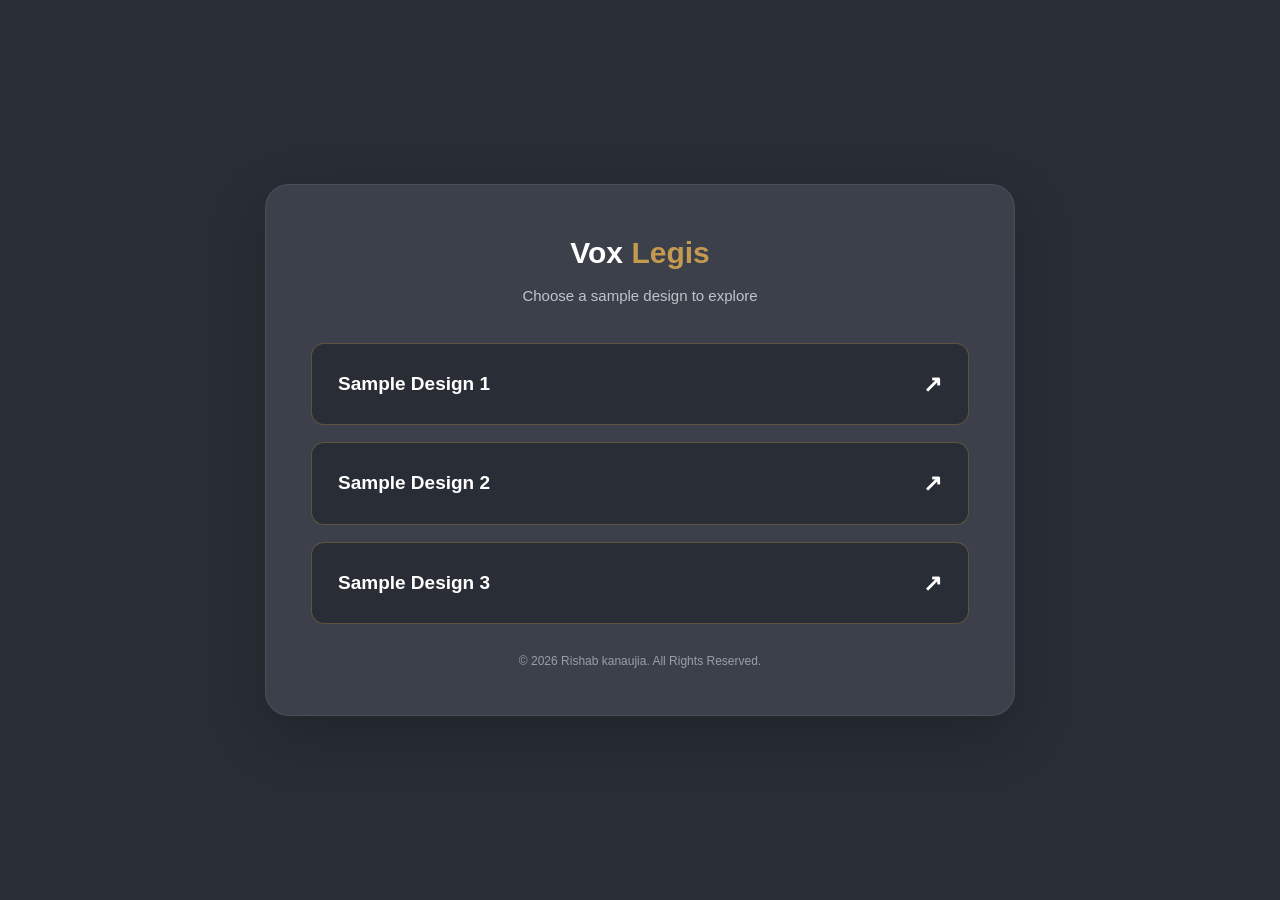
<file: index.html>
<!DOCTYPE html>
<html lang="en">

<head>
    <meta charset="UTF-8">
    <meta name="viewport" content="width=device-width, initial-scale=1.0">
    <title>Sample Designs | voxlegis</title>

    <link href="https://cdn.jsdelivr.net/npm/bootstrap@5.3.3/dist/css/bootstrap.min.css" rel="stylesheet">

    <style>
        * {
            box-sizing: border-box;
        }

        body {
            min-height: 100vh;
            margin: 0;
            display: flex;
            align-items: center;
            justify-content: center;
            padding: 30px 18px;
            background: #292d35;
            font-family: Arial, sans-serif;
        }

        .design-wrapper {
            width: 100%;
            max-width: 750px;
            padding: 45px;
            background: #3b404a;
            border: 1px solid rgba(255, 255, 255, 0.08);
            border-radius: 24px;
            box-shadow: 0 20px 60px rgba(0, 0, 0, 0.2);
            text-align: center;
        }

        .brand {
            color: #ffffff;
            font-size: 30px;
            font-weight: 700;
            margin-bottom: 10px;
        }

        .brand span {
            color: #c49a50;
        }

        .subtitle {
            color: #c1c4ca;
            font-size: 15px;
            margin-bottom: 35px;
        }

        .design-btn {
            display: flex;
            align-items: center;
            justify-content: space-between;
            width: 100%;
            padding: 23px 26px;
            margin-bottom: 17px;

            background: #292d35;
            border: 1px solid rgba(196, 154, 80, 0.35);
            border-radius: 13px;

            color: #ffffff;
            font-size: 19px;
            font-weight: 600;
            text-decoration: none;

            transition: all 0.3s ease;
        }

        .design-btn:hover {
            background: #c49a50;
            border-color: #c49a50;
            color: #20242c;
            transform: translateY(-3px);
            box-shadow: 0 10px 25px rgba(0, 0, 0, 0.15);
        }

        .design-btn span:last-child {
            font-size: 23px;
        }

        .footer-text {
            color: #999fa9;
            font-size: 12px;
            margin-top: 28px;
            margin-bottom: 0;
        }

        @media (max-width: 576px) {
            .design-wrapper {
                padding: 30px 20px;
            }

            .brand {
                font-size: 26px;
            }

            .design-btn {
                padding: 20px 18px;
                font-size: 16px;
            }
        }
    </style>
</head>

<body>

    <main class="design-wrapper">

        <div class="brand">
            Vox <span>Legis</span>
        </div>

        <p class="subtitle">
            Choose a sample design to explore
        </p>

        <a href="./2nd/index.html" target="_blank" rel="noopener noreferrer" class="design-btn">
            <span>Sample Design 1</span>
            <span>↗</span>
        </a>

        <a href="./main.html" target="_blank" rel="noopener noreferrer" class="design-btn">
            <span>Sample Design 2</span>
            <span>↗</span>
        </a>

        <a href="./3rd/index.html" target="_blank" rel="noopener noreferrer" class="design-btn">
            <span>Sample Design 3</span>
            <span>↗</span>
        </a>

        <p class="footer-text">
            © 2026 Rishab kanaujia. All Rights Reserved.
        </p>

    </main>

</body>

</html>
</file>
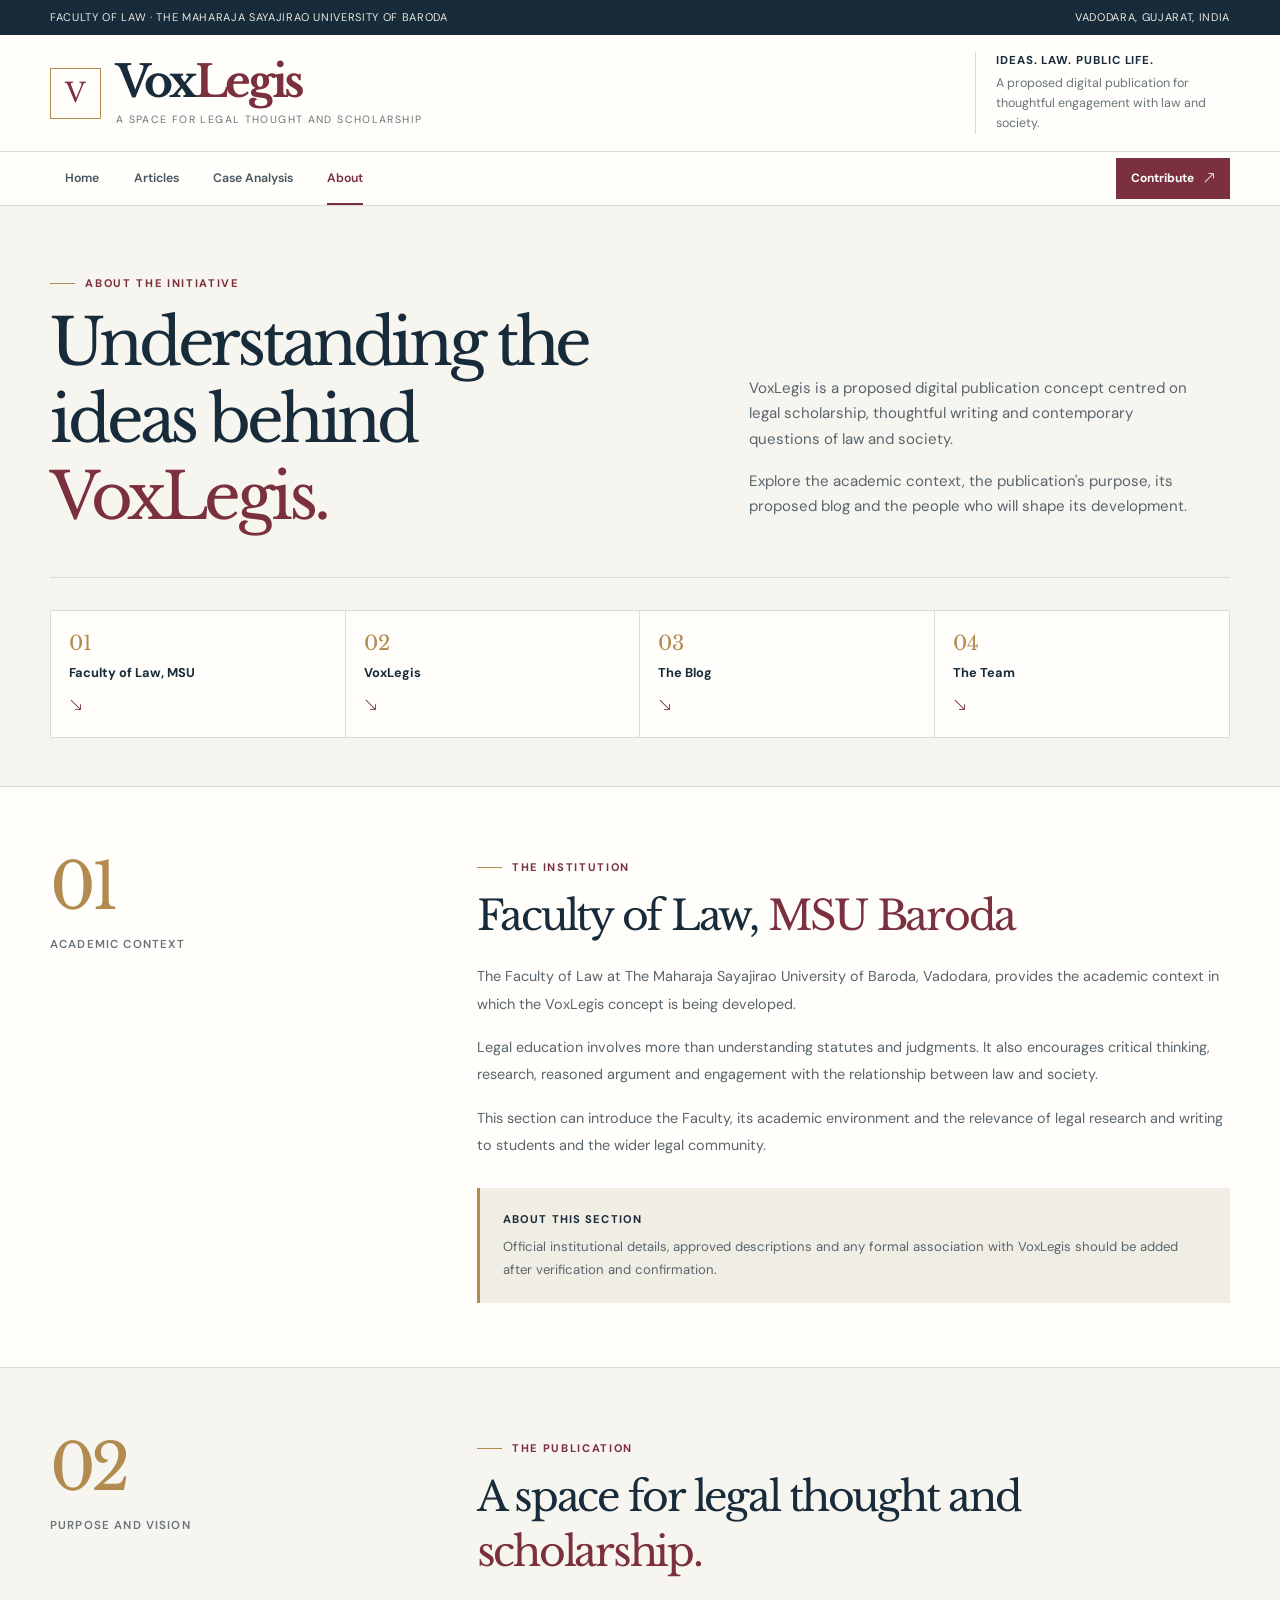
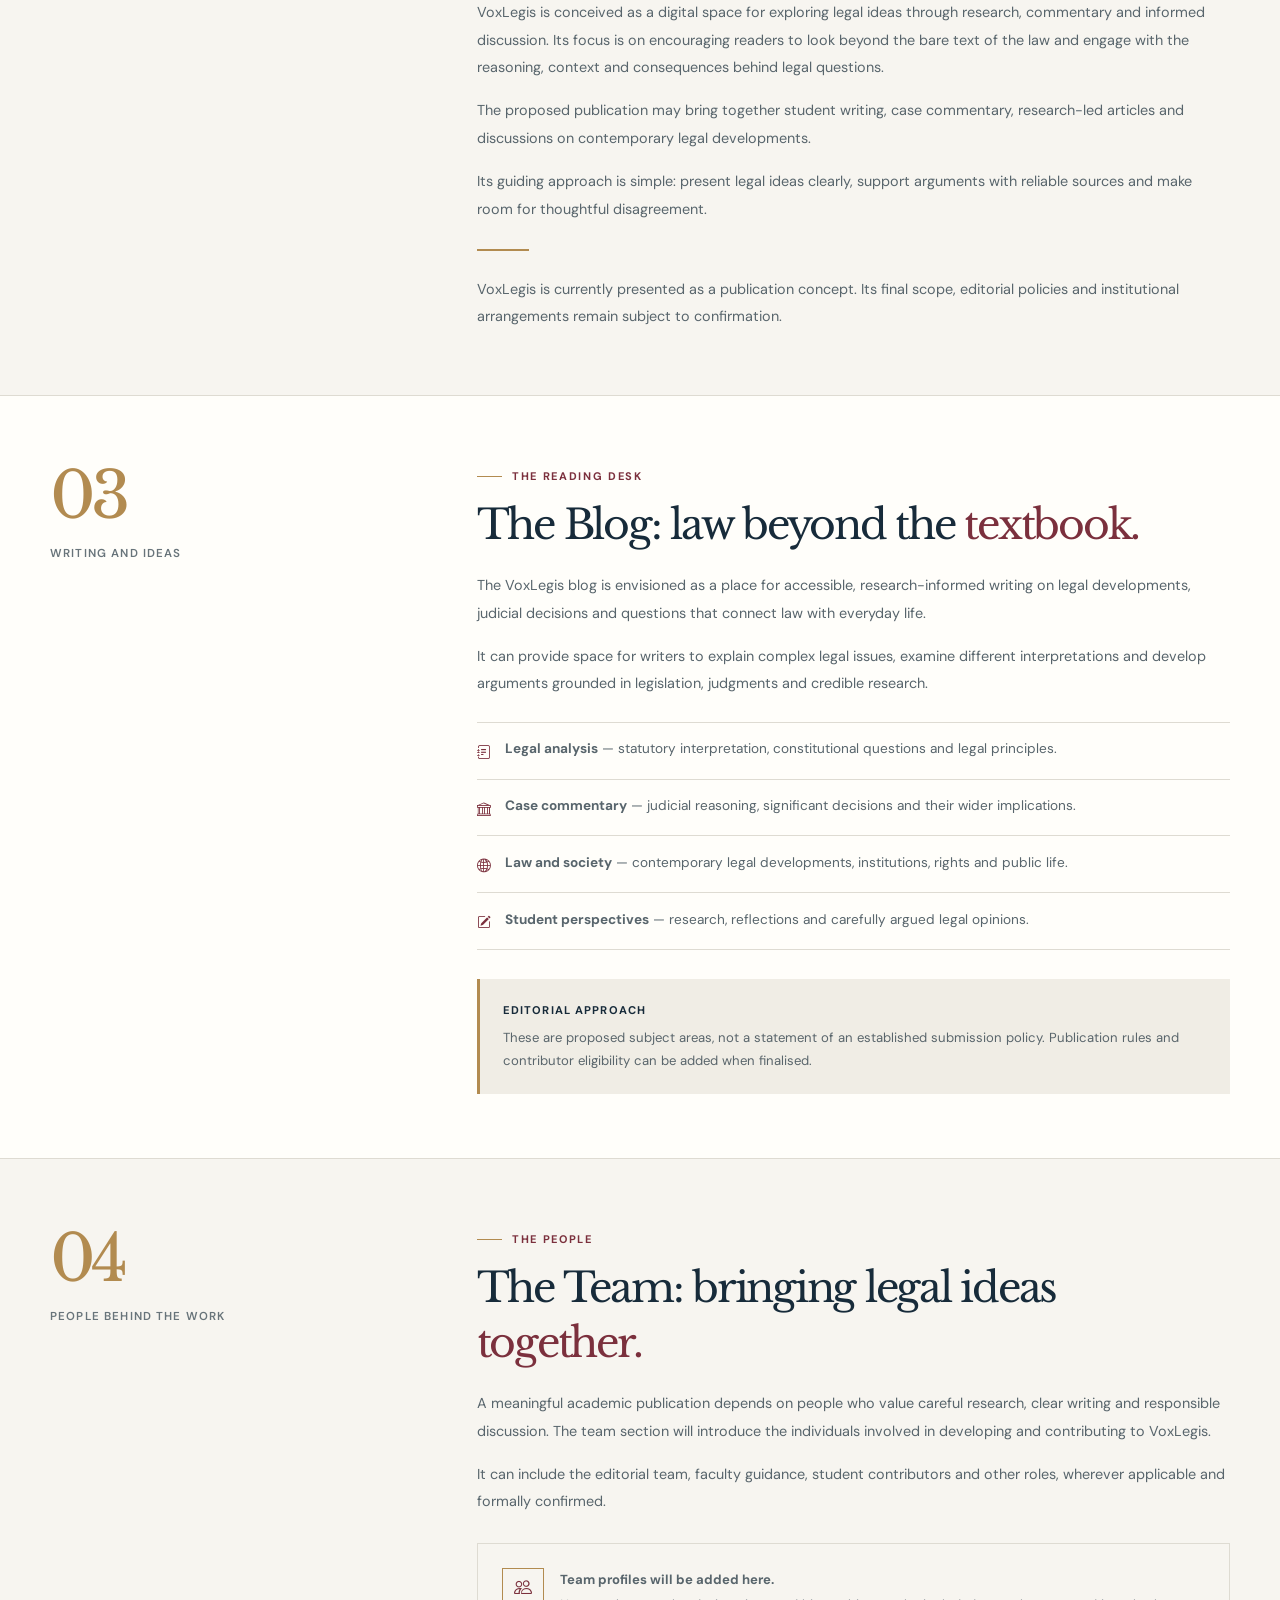
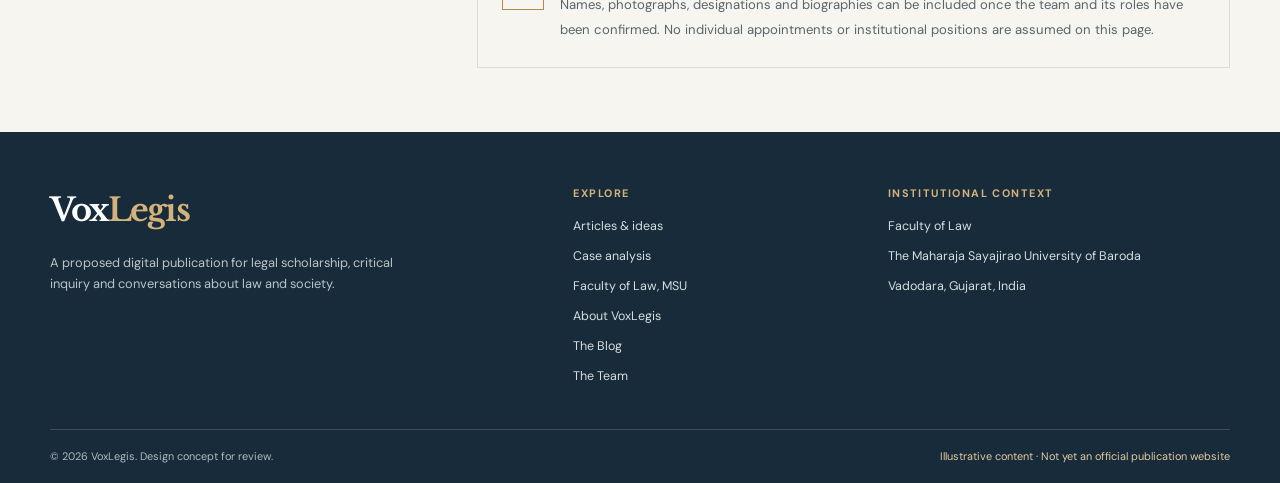
<file: 2nd/about.html>
<!doctype html>
<html lang="en">
<head>
  <meta charset="utf-8">
  <meta name="viewport" content="width=device-width, initial-scale=1">

  <meta
    name="description"
    content="Learn about the Faculty of Law, MSU Baroda, the VoxLegis publication concept, its blog, and its team."
  >
  <meta name="theme-color" content="#172b3a">

  <title>About VoxLegis | Legal Scholarship & Ideas</title>

  <!-- Fonts -->
  <link rel="preconnect" href="https://fonts.googleapis.com">
  <link rel="preconnect" href="https://fonts.gstatic.com" crossorigin>
  <link
    href="https://fonts.googleapis.com/css2?family=DM+Sans:wght@400;500;600;700&family=Libre+Baskerville:wght@400;700&display=swap"
    rel="stylesheet"
  >

  <!-- Bootstrap -->
  <link
    href="https://cdn.jsdelivr.net/npm/bootstrap@5.3.3/dist/css/bootstrap.min.css"
    rel="stylesheet"
  >

  <!-- Bootstrap Icons -->
  <link
    href="https://cdn.jsdelivr.net/npm/bootstrap-icons@1.11.3/font/bootstrap-icons.min.css"
    rel="stylesheet"
  >

  <style>
    :root {
      --ink: #172b3a;
      --ink-soft: #2c4352;
      --paper: #f7f5f0;
      --white: #fffefa;
      --muted: #68747a;
      --line: #dedbd2;
      --wine: #7b303d;
      --brass: #b28b50;

      --serif: "Libre Baskerville", Georgia, serif;
      --sans: "DM Sans", Arial, sans-serif;

      --container: 1180px;
      --ease: 180ms ease;
    }

    *,
    *::before,
    *::after {
      box-sizing: border-box;
    }

    html {
      scroll-behavior: smooth;
      scroll-padding-top: 100px;
    }

    body {
      margin: 0;
      background: var(--paper);
      color: var(--ink);
      font-family: var(--sans);
      font-size: 15px;
      line-height: 1.7;
      -webkit-font-smoothing: antialiased;
    }

    a {
      color: inherit;
    }

    a:focus-visible,
    button:focus-visible {
      outline: 3px solid var(--brass);
      outline-offset: 4px;
    }

    .container-editorial {
      width: min(calc(100% - 48px), var(--container));
      margin-inline: auto;
    }

    .eyebrow {
      display: inline-flex;
      align-items: center;
      gap: 0.65rem;
      color: var(--wine);
      font-size: 0.69rem;
      font-weight: 700;
      letter-spacing: 0.15em;
      text-transform: uppercase;
    }

    .eyebrow::before {
      content: "";
      width: 25px;
      height: 1px;
      background: var(--brass);
    }

    .skip-link {
      position: absolute;
      top: -5rem;
      left: 1rem;
      z-index: 2000;
      padding: 0.7rem 1rem;
      background: var(--white);
      color: var(--ink);
    }

    .skip-link:focus {
      top: 1rem;
    }

    /* Institutional strip */

    .institution-strip {
      background: var(--ink);
      color: #e9e7e0;
      font-size: 0.69rem;
      letter-spacing: 0.06em;
      text-transform: uppercase;
    }

    .strip-inner {
      min-height: 35px;
      display: flex;
      align-items: center;
      justify-content: space-between;
      gap: 1rem;
    }

    .strip-inner p {
      margin: 0;
    }

    /* Masthead */

    .masthead {
      background: var(--white);
      border-bottom: 1px solid var(--line);
    }

    .masthead-inner {
      min-height: 116px;
      display: flex;
      align-items: center;
      justify-content: space-between;
      gap: 2rem;
    }

    .brand {
      display: inline-flex;
      align-items: center;
      gap: 15px;
      text-decoration: none;
    }

    .brand-mark {
      width: 51px;
      height: 51px;
      display: grid;
      place-items: center;
      border: 1px solid var(--brass);
      color: var(--wine);
      font-family: var(--serif);
      font-size: 1.65rem;
      line-height: 1;
    }

    .brand-name {
      display: block;
      font-family: var(--serif);
      font-size: clamp(2rem, 4vw, 2.75rem);
      font-weight: 700;
      letter-spacing: -0.07em;
      line-height: 1.12;
    }

    .brand-name span {
      color: var(--wine);
    }

    .brand-tagline {
      display: block;
      margin-top: 0.35rem;
      color: var(--muted);
      font-size: 0.66rem;
      letter-spacing: 0.13em;
      text-transform: uppercase;
    }

    .masthead-note {
      max-width: 255px;
      padding-left: 1.25rem;
      border-left: 1px solid var(--line);
      color: var(--muted);
      font-size: 0.78rem;
      line-height: 1.6;
    }

    .masthead-note strong {
      display: block;
      margin-bottom: 0.25rem;
      color: var(--ink);
      font-size: 0.72rem;
      letter-spacing: 0.08em;
      text-transform: uppercase;
    }

    /* Main navigation */

    .main-nav {
      background: var(--white);
      border-bottom: 1px solid var(--line);
    }

    .main-nav .navbar {
      padding: 0;
    }

    .main-nav .navbar-nav {
      gap: 0.25rem;
    }

    .main-nav .nav-link {
      position: relative;
      padding: 1rem 0.95rem !important;
      color: #46545d;
      font-size: 0.77rem;
      font-weight: 600;
      transition: color var(--ease);
    }

    .main-nav .nav-link::after {
      position: absolute;
      right: 0.95rem;
      bottom: 0;
      left: 0.95rem;
      height: 2px;
      background: var(--wine);
      content: "";
      transform: scaleX(0);
      transform-origin: left;
      transition: transform var(--ease);
    }

    .main-nav .nav-link:hover,
    .main-nav .nav-link.active {
      color: var(--wine);
    }

    .main-nav .nav-link:hover::after,
    .main-nav .nav-link.active::after {
      transform: scaleX(1);
    }

    .nav-cta {
      display: inline-flex;
      align-items: center;
      gap: 0.55rem;
      margin-left: auto;
      padding: 0.62rem 0.95rem;
      background: var(--wine);
      color: white;
      font-size: 0.75rem;
      font-weight: 700;
      text-decoration: none;
      transition: background var(--ease);
    }

    .nav-cta:hover {
      background: var(--ink);
      color: white;
    }

    .main-nav .navbar-toggler {
      border: 1px solid var(--line);
      border-radius: 0;
      padding: 0.4rem 0.65rem;
    }

    .main-nav .navbar-toggler:focus {
      box-shadow: none;
    }

    /* About page introduction */

    .about-intro {
      padding: 3.8rem 0 3rem;
    }

    .about-intro-grid {
      display: grid;
      grid-template-columns: 1.15fr 0.85fr;
      align-items: end;
      gap: 3rem;
      padding-bottom: 2.6rem;
      border-bottom: 1px solid var(--line);
    }

    .about-intro h1 {
      max-width: 700px;
      margin: 0.8rem 0 0;
      font-family: var(--serif);
      font-size: clamp(2.5rem, 5vw, 4.2rem);
      font-weight: 400;
      letter-spacing: -0.065em;
      line-height: 1.2;
    }

    .about-intro h1 em {
      color: var(--wine);
      font-style: normal;
    }

    .intro-description {
      max-width: 440px;
      margin: 0;
      color: #58656c;
      font-size: 0.94rem;
    }

    .intro-description p {
      margin: 0 0 1rem;
    }

    /* In-page About navigation */

    .about-index {
      display: grid;
      grid-template-columns: repeat(4, minmax(0, 1fr));
      margin-top: 2rem;
      border: 1px solid var(--line);
      background: var(--white);
    }

    .about-index a {
      min-width: 0;
      display: flex;
      flex-direction: column;
      gap: 0.55rem;
      padding: 1.2rem 1.15rem;
      border-right: 1px solid var(--line);
      text-decoration: none;
      transition: background var(--ease);
    }

    .about-index a:last-child {
      border-right: 0;
    }

    .about-index a:hover {
      background: #eee9df;
    }

    .index-number {
      color: var(--brass);
      font-family: var(--serif);
      font-size: 1.25rem;
      line-height: 1.2;
    }

    .index-label {
      color: var(--ink);
      font-size: 0.8rem;
      font-weight: 700;
      line-height: 1.5;
    }

    .index-arrow {
      margin-top: 0.2rem;
      color: var(--wine);
      font-size: 0.85rem;
    }

    /* Shared content section */

    .about-section {
      padding: 4rem 0;
      border-top: 1px solid var(--line);
      scroll-margin-top: 95px;
    }

    .about-section:nth-of-type(even) {
      background: var(--white);
    }

    .section-layout {
      display: grid;
      grid-template-columns: 0.65fr 1.35fr;
      gap: 4rem;
      align-items: start;
    }

    .section-aside {
      position: relative;
      padding-top: 0.25rem;
    }

    .section-number {
      display: block;
      margin-bottom: 1rem;
      color: var(--brass);
      font-family: var(--serif);
      font-size: clamp(3rem, 5vw, 4.8rem);
      letter-spacing: -0.08em;
      line-height: 1;
    }

    .section-aside-label {
      display: block;
      max-width: 220px;
      color: var(--muted);
      font-size: 0.72rem;
      font-weight: 600;
      letter-spacing: 0.1em;
      line-height: 1.8;
      text-transform: uppercase;
    }

    .section-content {
      min-width: 0;
      max-width: 760px;
    }

    .section-content h2 {
      margin: 0.7rem 0 1.25rem;
      font-family: var(--serif);
      font-size: clamp(1.8rem, 3.2vw, 2.7rem);
      font-weight: 400;
      letter-spacing: -0.055em;
      line-height: 1.35;
    }

    .section-content h2 em {
      color: var(--wine);
      font-style: normal;
    }

    .section-content p {
      margin-bottom: 1rem;
      color: #58656c;
      font-size: 0.9rem;
      line-height: 1.9;
    }

    .section-content p:last-child {
      margin-bottom: 0;
    }

    .section-rule {
      width: 52px;
      height: 2px;
      margin: 1.6rem 0;
      background: var(--brass);
    }

    /* Editorial note within each section */

    .editorial-note {
      margin-top: 1.8rem;
      padding: 1.3rem 1.45rem;
      border-left: 3px solid var(--brass);
      background: #f0ede5;
      color: #59656b;
      font-size: 0.82rem;
      line-height: 1.8;
    }

    .editorial-note strong {
      display: block;
      margin-bottom: 0.35rem;
      color: var(--ink);
      font-size: 0.7rem;
      letter-spacing: 0.1em;
      text-transform: uppercase;
    }

    /* Blog and team details */

    .topic-list {
      margin: 1.5rem 0 0;
      padding: 0;
      list-style: none;
      border-top: 1px solid var(--line);
    }

    .topic-list li {
      display: flex;
      align-items: flex-start;
      gap: 0.9rem;
      padding: 0.9rem 0;
      border-bottom: 1px solid var(--line);
      color: #58656c;
      font-size: 0.85rem;
    }

    .topic-list i {
      margin-top: 0.25rem;
      color: var(--wine);
    }

    .team-note {
      display: flex;
      align-items: flex-start;
      gap: 1rem;
      margin-top: 1.7rem;
      padding: 1.5rem;
      border: 1px solid var(--line);
      background: var(--paper);
    }

    .team-note-icon {
      flex: 0 0 42px;
      width: 42px;
      height: 42px;
      display: grid;
      place-items: center;
      border: 1px solid var(--brass);
      color: var(--wine);
      font-size: 1.1rem;
    }

    .team-note p {
      margin: 0;
      font-size: 0.82rem;
    }

    /* Footer: consistent with index.html */

    .site-footer {
      background: var(--ink);
      color: #e7e7e1;
    }

    .footer-main {
      display: grid;
      grid-template-columns: 1.25fr 0.7fr 0.9fr;
      gap: 3rem;
      padding: 3.2rem 0 2.6rem;
    }

    .footer-brand {
      color: white;
      font-family: var(--serif);
      font-size: 2rem;
      font-weight: 700;
      letter-spacing: -0.06em;
      text-decoration: none;
    }

    .footer-brand span {
      color: #d4b27b;
    }

    .footer-description {
      max-width: 350px;
      margin: 0.9rem 0 0;
      color: #bac5c8;
      font-size: 0.8rem;
    }

    .footer-heading {
      margin: 0.25rem 0 1rem;
      color: #d4b27b;
      font-size: 0.68rem;
      font-weight: 700;
      letter-spacing: 0.13em;
      text-transform: uppercase;
    }

    .footer-links {
      display: grid;
      gap: 0.55rem;
    }

    .footer-links a,
    .footer-links span {
      width: fit-content;
      color: #d7dedd;
      font-size: 0.78rem;
      text-decoration: none;
    }

    .footer-links a:hover {
      color: white;
      text-decoration: underline;
      text-underline-offset: 4px;
    }

    .footer-bottom {
      display: flex;
      align-items: center;
      justify-content: space-between;
      gap: 1.5rem;
      padding: 1.1rem 0;
      border-top: 1px solid rgba(255, 255, 255, 0.17);
      color: #aebbc0;
      font-size: 0.68rem;
    }

    .footer-bottom p {
      margin: 0;
    }

    .prototype-note {
      color: #e4c99e;
    }

    /* Responsive layouts */

    @media (min-width: 1440px) {
      .container-editorial {
        width: min(calc(100% - 80px), var(--container));
      }
    }

    @media (max-width: 991.98px) {
      .container-editorial {
        width: min(calc(100% - 36px), var(--container));
      }

      .masthead-inner {
        min-height: 100px;
      }

      .masthead-note {
        max-width: 215px;
      }

      .main-nav .nav-link {
        padding-inline: 0.65rem !important;
      }

      .main-nav .nav-link::after {
        right: 0.65rem;
        left: 0.65rem;
      }

      .nav-cta {
        margin: 0.6rem 0 0.8rem;
      }

      .about-intro-grid {
        grid-template-columns: 1fr 0.85fr;
        gap: 2rem;
      }

      .section-layout {
        grid-template-columns: 0.55fr 1.45fr;
        gap: 2.5rem;
      }

      .footer-main {
        gap: 2rem;
      }
    }

    @media (max-width: 767.98px) {
      .container-editorial {
        width: min(calc(100% - 32px), var(--container));
      }

      .institution-strip .strip-inner {
        min-height: 32px;
        justify-content: center;
        text-align: center;
      }

      .institution-strip .strip-secondary {
        display: none;
      }

      .masthead-inner {
        min-height: 91px;
      }

      .brand {
        gap: 10px;
      }

      .brand-mark {
        width: 42px;
        height: 42px;
        font-size: 1.35rem;
      }

      .brand-name {
        font-size: 2.05rem;
      }

      .brand-tagline {
        max-width: 230px;
        font-size: 0.55rem;
        letter-spacing: 0.08em;
      }

      .masthead-note {
        display: none;
      }

      .main-nav .navbar {
        padding: 0.35rem 0;
      }

      .main-nav .navbar-collapse {
        padding: 0.4rem 0 0.7rem;
      }

      .main-nav .nav-link {
        padding: 0.7rem 0.15rem !important;
      }

      .main-nav .nav-link::after {
        right: auto;
        left: 0.15rem;
        width: 28px;
      }

      .nav-cta {
        margin: 0.5rem 0 0.25rem;
      }

      .about-intro {
        padding: 2.4rem 0 2.5rem;
      }

      .about-intro-grid {
        grid-template-columns: 1fr;
        gap: 1.3rem;
        padding-bottom: 1.7rem;
      }

      .about-intro h1 {
        font-size: clamp(2.45rem, 11vw, 3.6rem);
      }

      .intro-description {
        max-width: 560px;
        font-size: 0.88rem;
      }

      .about-index {
        grid-template-columns: repeat(2, minmax(0, 1fr));
      }

      .about-index a {
        padding: 1rem;
        border-bottom: 1px solid var(--line);
      }

      .about-index a:nth-child(2) {
        border-right: 0;
      }

      .about-index a:nth-child(3),
      .about-index a:nth-child(4) {
        border-bottom: 0;
      }

      .about-section {
        padding: 3rem 0;
      }

      .section-layout {
        grid-template-columns: 1fr;
        gap: 1.2rem;
      }

      .section-number {
        margin-bottom: 0.45rem;
        font-size: 2.8rem;
      }

      .section-aside-label {
        max-width: none;
      }

      .section-content h2 {
        font-size: clamp(1.7rem, 7vw, 2.3rem);
      }

      .footer-main {
        grid-template-columns: 1fr 1fr;
        gap: 2rem 1.3rem;
        padding: 2.5rem 0 2rem;
      }

      .footer-brand-block {
        grid-column: 1 / -1;
      }

      .footer-bottom {
        align-items: flex-start;
        flex-direction: column;
        gap: 0.5rem;
      }
    }

    @media (max-width: 420px) {
      .container-editorial {
        width: calc(100% - 28px);
      }

      .brand-name {
        font-size: 1.85rem;
      }

      .brand-tagline {
        font-size: 0.49rem;
      }

      .about-index a {
        padding: 0.85rem;
      }

      .index-label {
        font-size: 0.74rem;
      }

      .team-note {
        padding: 1rem;
      }

      .footer-main {
        grid-template-columns: 1fr 1fr;
      }
    }

    @media (prefers-reduced-motion: reduce) {
      *,
      *::before,
      *::after {
        scroll-behavior: auto !important;
        transition-duration: 0.01ms !important;
        animation-duration: 0.01ms !important;
      }
    }
  </style>
</head>

<body>
  <a class="skip-link" href="#main-content">Skip to content</a>

  <!-- Institutional strip -->
  <div class="institution-strip">
    <div class="container-editorial strip-inner">
      <p>Faculty of Law · The Maharaja Sayajirao University of Baroda</p>
      <p class="strip-secondary">Vadodara, Gujarat, India</p>
    </div>
  </div>

  <!-- Masthead -->
  <header class="masthead">
    <div class="container-editorial masthead-inner">
      <a class="brand" href="index.html" aria-label="VoxLegis homepage">
        <span class="brand-mark" aria-hidden="true">V</span>

        <span>
          <span class="brand-name">Vox<span>Legis</span></span>
          <span class="brand-tagline">
            A space for legal thought and scholarship
          </span>
        </span>
      </a>

      <div class="masthead-note">
        <strong>Ideas. Law. Public life.</strong>
        A proposed digital publication for thoughtful engagement with law and
        society.
      </div>
    </div>
  </header>

  <!-- Navigation -->
  <div class="main-nav">
    <nav class="navbar navbar-expand-md" aria-label="Primary navigation">
      <div class="container-editorial">

        <button
          class="navbar-toggler"
          type="button"
          data-bs-toggle="collapse"
          data-bs-target="#primaryNavigation"
          aria-controls="primaryNavigation"
          aria-expanded="false"
          aria-label="Toggle navigation"
        >
          <i class="bi bi-list" aria-hidden="true"></i>
          <span class="ms-1 small">Menu</span>
        </button>

        <div class="collapse navbar-collapse" id="primaryNavigation">
          <ul class="navbar-nav me-auto">
            <li class="nav-item">
              <a class="nav-link" href="index.html#home">Home</a>
            </li>

            <li class="nav-item">
              <a class="nav-link" href="index.html#latest">Articles</a>
            </li>

            <li class="nav-item">
              <a class="nav-link" href="index.html#case-analysis">
                Case Analysis
              </a>
            </li>

            <li class="nav-item">
              <a
                class="nav-link active"
                href="about.html"
                aria-current="page"
              >
                About
              </a>
            </li>
          </ul>

          <a class="nav-cta" href="index.html#contribute">
            Contribute
            <i class="bi bi-arrow-up-right" aria-hidden="true"></i>
          </a>
        </div>
      </div>
    </nav>
  </div>

  <main id="main-content">

    <!-- About introduction -->
    <section class="about-intro" aria-labelledby="about-title">
      <div class="container-editorial">

        <div class="about-intro-grid">
          <div>
            <span class="eyebrow">About the initiative</span>

            <h1 id="about-title">
              Understanding the ideas behind
              <em>VoxLegis.</em>
            </h1>
          </div>

          <div class="intro-description">
            <p>
              VoxLegis is a proposed digital publication concept centred on
              legal scholarship, thoughtful writing and contemporary questions
              of law and society.
            </p>

            <p>
              Explore the academic context, the publication's purpose, its
              proposed blog and the people who will shape its development.
            </p>
          </div>
        </div>

        <!-- Links to the four sections -->
        <nav class="about-index" aria-label="About sections">
          <a href="#faculty-of-law">
            <span class="index-number">01</span>
            <span class="index-label">Faculty of Law, MSU</span>
            <span class="index-arrow">
              <i class="bi bi-arrow-down-right" aria-hidden="true"></i>
            </span>
          </a>

          <a href="#voxlegis">
            <span class="index-number">02</span>
            <span class="index-label">VoxLegis</span>
            <span class="index-arrow">
              <i class="bi bi-arrow-down-right" aria-hidden="true"></i>
            </span>
          </a>

          <a href="#the-blog">
            <span class="index-number">03</span>
            <span class="index-label">The Blog</span>
            <span class="index-arrow">
              <i class="bi bi-arrow-down-right" aria-hidden="true"></i>
            </span>
          </a>

          <a href="#the-team">
            <span class="index-number">04</span>
            <span class="index-label">The Team</span>
            <span class="index-arrow">
              <i class="bi bi-arrow-down-right" aria-hidden="true"></i>
            </span>
          </a>
        </nav>

      </div>
    </section>

    <!-- 01: Faculty of Law -->
    <section
      class="about-section"
      id="faculty-of-law"
      aria-labelledby="faculty-title"
    >
      <div class="container-editorial">
        <div class="section-layout">

          <aside class="section-aside">
            <span class="section-number">01</span>
            <span class="section-aside-label">
              Academic context
            </span>
          </aside>

          <div class="section-content">
            <span class="eyebrow">The institution</span>

            <h2 id="faculty-title">
              Faculty of Law, <em>MSU Baroda</em>
            </h2>

            <p>
              The Faculty of Law at The Maharaja Sayajirao University of
              Baroda, Vadodara, provides the academic context in which the
              VoxLegis concept is being developed.
            </p>

            <p>
              Legal education involves more than understanding statutes and
              judgments. It also encourages critical thinking, research,
              reasoned argument and engagement with the relationship between
              law and society.
            </p>

            <p>
              This section can introduce the Faculty, its academic environment
              and the relevance of legal research and writing to students and
              the wider legal community.
            </p>

            <div class="editorial-note">
              <strong>About this section</strong>
              Official institutional details, approved descriptions and any
              formal association with VoxLegis should be added after
              verification and confirmation.
            </div>
          </div>

        </div>
      </div>
    </section>

    <!-- 02: VoxLegis -->
    <section
      class="about-section"
      id="voxlegis"
      aria-labelledby="voxlegis-title"
    >
      <div class="container-editorial">
        <div class="section-layout">

          <aside class="section-aside">
            <span class="section-number">02</span>
            <span class="section-aside-label">
              Purpose and vision
            </span>
          </aside>

          <div class="section-content">
            <span class="eyebrow">The publication</span>

            <h2 id="voxlegis-title">
              A space for legal thought and
              <em>scholarship.</em>
            </h2>

            <p>
              VoxLegis is conceived as a digital space for exploring legal
              ideas through research, commentary and informed discussion.
              Its focus is on encouraging readers to look beyond the bare
              text of the law and engage with the reasoning, context and
              consequences behind legal questions.
            </p>

            <p>
              The proposed publication may bring together student writing,
              case commentary, research-led articles and discussions on
              contemporary legal developments.
            </p>

            <p>
              Its guiding approach is simple: present legal ideas clearly,
              support arguments with reliable sources and make room for
              thoughtful disagreement.
            </p>

            <div class="section-rule"></div>

            <p>
              VoxLegis is currently presented as a publication concept.
              Its final scope, editorial policies and institutional
              arrangements remain subject to confirmation.
            </p>
          </div>

        </div>
      </div>
    </section>

    <!-- 03: The Blog -->
    <section
      class="about-section"
      id="the-blog"
      aria-labelledby="blog-title"
    >
      <div class="container-editorial">
        <div class="section-layout">

          <aside class="section-aside">
            <span class="section-number">03</span>
            <span class="section-aside-label">
              Writing and ideas
            </span>
          </aside>

          <div class="section-content">
            <span class="eyebrow">The reading desk</span>

            <h2 id="blog-title">
              The Blog: law beyond the
              <em>textbook.</em>
            </h2>

            <p>
              The VoxLegis blog is envisioned as a place for accessible,
              research-informed writing on legal developments, judicial
              decisions and questions that connect law with everyday life.
            </p>

            <p>
              It can provide space for writers to explain complex legal
              issues, examine different interpretations and develop
              arguments grounded in legislation, judgments and credible
              research.
            </p>

            <ul class="topic-list">
              <li>
                <i class="bi bi-journal-text" aria-hidden="true"></i>
                <span>
                  <strong>Legal analysis</strong> — statutory interpretation,
                  constitutional questions and legal principles.
                </span>
              </li>

              <li>
                <i class="bi bi-bank" aria-hidden="true"></i>
                <span>
                  <strong>Case commentary</strong> — judicial reasoning,
                  significant decisions and their wider implications.
                </span>
              </li>

              <li>
                <i class="bi bi-globe2" aria-hidden="true"></i>
                <span>
                  <strong>Law and society</strong> — contemporary legal
                  developments, institutions, rights and public life.
                </span>
              </li>

              <li>
                <i class="bi bi-pencil-square" aria-hidden="true"></i>
                <span>
                  <strong>Student perspectives</strong> — research,
                  reflections and carefully argued legal opinions.
                </span>
              </li>
            </ul>

            <div class="editorial-note">
              <strong>Editorial approach</strong>
              These are proposed subject areas, not a statement of an
              established submission policy. Publication rules and
              contributor eligibility can be added when finalised.
            </div>
          </div>

        </div>
      </div>
    </section>

    <!-- 04: The Team -->
    <section
      class="about-section"
      id="the-team"
      aria-labelledby="team-title"
    >
      <div class="container-editorial">
        <div class="section-layout">

          <aside class="section-aside">
            <span class="section-number">04</span>
            <span class="section-aside-label">
              People behind the work
            </span>
          </aside>

          <div class="section-content">
            <span class="eyebrow">The people</span>

            <h2 id="team-title">
              The Team: bringing legal ideas
              <em>together.</em>
            </h2>

            <p>
              A meaningful academic publication depends on people who value
              careful research, clear writing and responsible discussion.
              The team section will introduce the individuals involved in
              developing and contributing to VoxLegis.
            </p>

            <p>
              It can include the editorial team, faculty guidance, student
              contributors and other roles, wherever applicable and formally
              confirmed.
            </p>

            <div class="team-note">
              <div class="team-note-icon" aria-hidden="true">
                <i class="bi bi-people"></i>
              </div>

              <div>
                <p>
                  <strong>Team profiles will be added here.</strong>
                </p>
                <p>
                  Names, photographs, designations and biographies can be
                  included once the team and its roles have been confirmed.
                  No individual appointments or institutional positions are
                  assumed on this page.
                </p>
              </div>
            </div>
          </div>

        </div>
      </div>
    </section>

  </main>

  <!-- Footer -->
  <footer class="site-footer">
    <div class="container-editorial">

      <div class="footer-main">

        <div class="footer-brand-block">
          <a class="footer-brand" href="index.html">
            Vox<span>Legis</span>
          </a>

          <p class="footer-description">
            A proposed digital publication for legal scholarship, critical
            inquiry and conversations about law and society.
          </p>
        </div>

        <div>
          <h2 class="footer-heading">Explore</h2>

          <nav class="footer-links" aria-label="Footer navigation">
            <a href="index.html#latest">Articles &amp; ideas</a>
            <a href="index.html#case-analysis">Case analysis</a>
            <a href="about.html#faculty-of-law">Faculty of Law, MSU</a>
            <a href="about.html#voxlegis">About VoxLegis</a>
            <a href="about.html#the-blog">The Blog</a>
            <a href="about.html#the-team">The Team</a>
          </nav>
        </div>

        <div>
          <h2 class="footer-heading">Institutional context</h2>

          <div class="footer-links">
            <span>Faculty of Law</span>
            <span>The Maharaja Sayajirao University of Baroda</span>
            <span>Vadodara, Gujarat, India</span>
          </div>
        </div>

      </div>

      <div class="footer-bottom">
        <p>
          © <span id="currentYear">2026</span> VoxLegis. Design concept for
          review.
        </p>

        <p class="prototype-note">
          Illustrative content · Not yet an official publication website
        </p>
      </div>

    </div>
  </footer>

  <script src="https://cdn.jsdelivr.net/npm/bootstrap@5.3.3/dist/js/bootstrap.bundle.min.js"></script>

  <script>
    "use strict";

    // Keep the footer year current.
    const yearElement = document.getElementById("currentYear");

    if (yearElement) {
      yearElement.textContent = String(new Date().getFullYear());
    }

    // Close the mobile navigation after following a link.
    const navigationElement =
      document.getElementById("primaryNavigation");

    if (navigationElement && window.bootstrap) {
      navigationElement.querySelectorAll("a").forEach((link) => {
        link.addEventListener("click", () => {
          if (window.matchMedia("(max-width: 767.98px)").matches) {
            const collapse = window.bootstrap.Collapse.getOrCreateInstance(
              navigationElement,
              { toggle: false }
            );

            collapse.hide();
          }
        });
      });
    }
  </script>
</body>
</html>
</file>
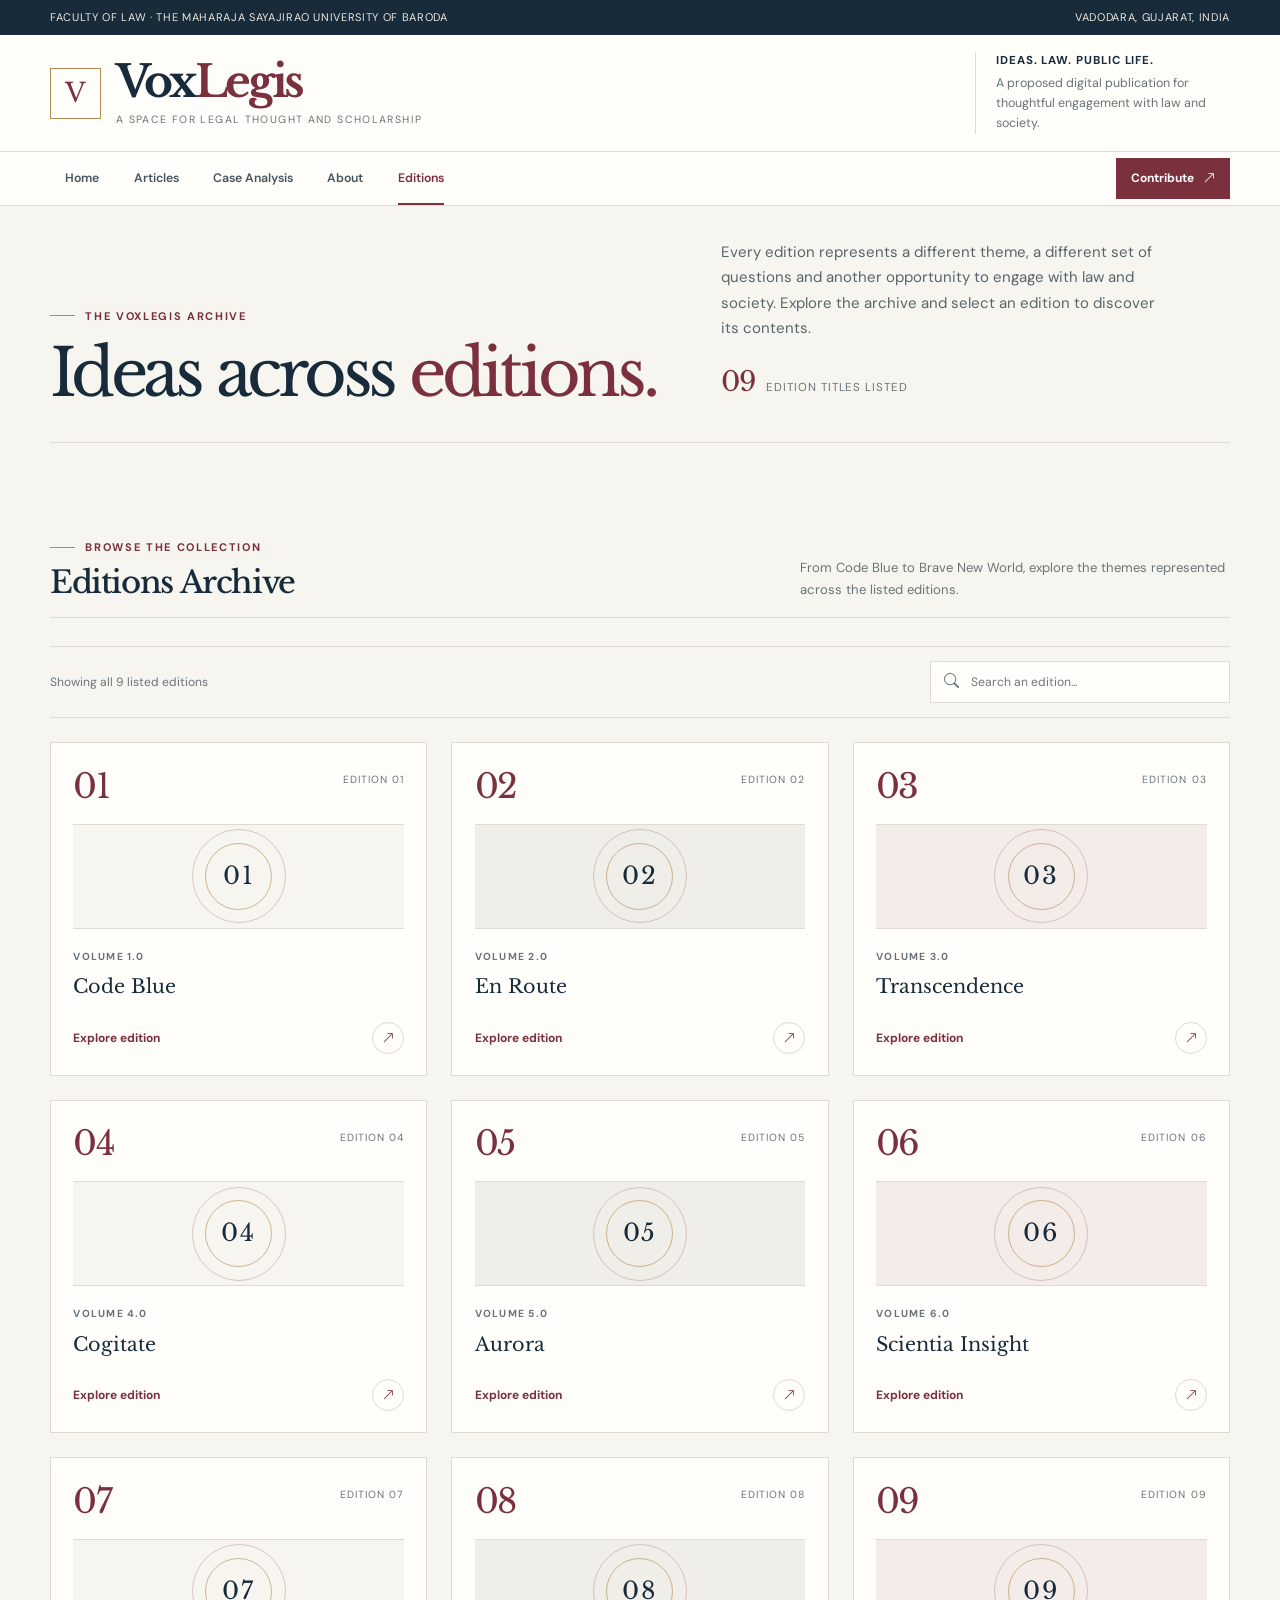
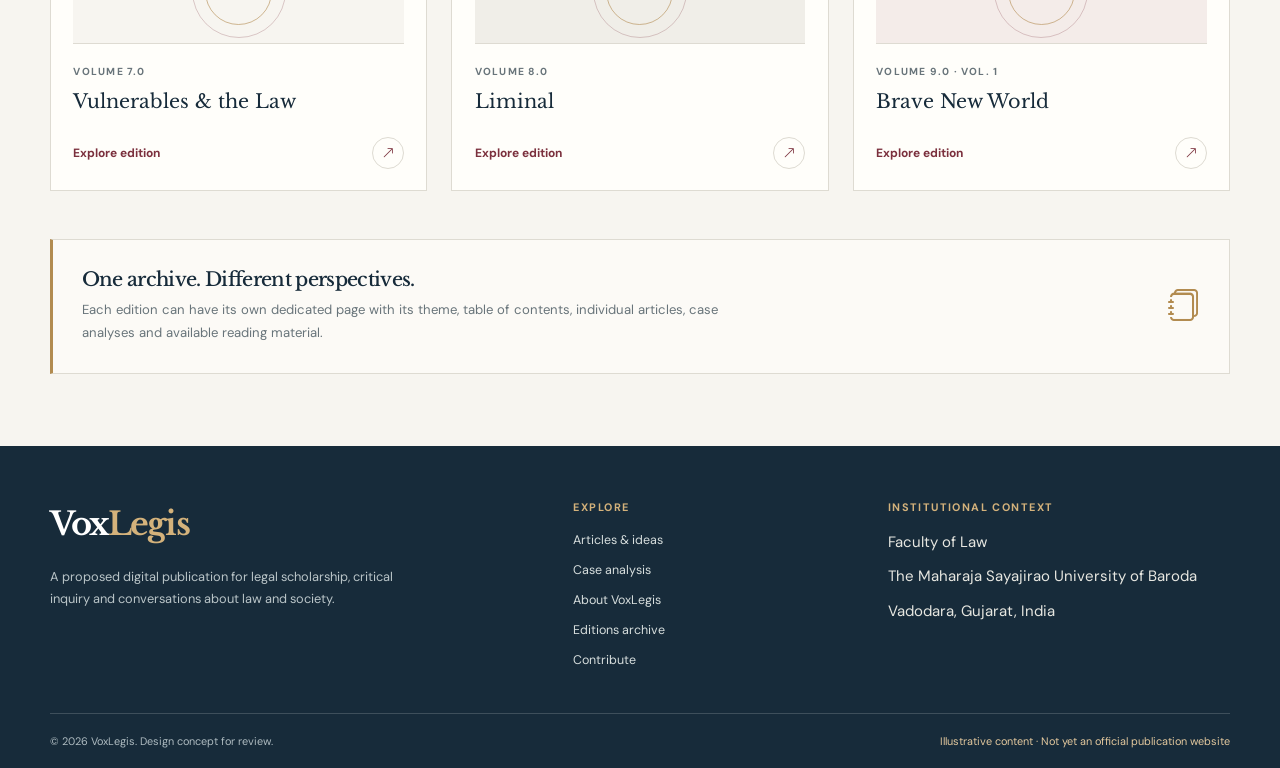
<file: 2nd/editions.html>
<!doctype html>
<html lang="en">
<head>
  <meta charset="utf-8">
  <meta name="viewport" content="width=device-width, initial-scale=1">

  <meta
    name="description"
    content="Explore the VoxLegis editions archive and discover the themes represented across its collections."
  >
  <meta name="theme-color" content="#172b3a">

  <title>Editions Archive | VoxLegis</title>

  <!-- Fonts: Same as index.html -->
  <link rel="preconnect" href="https://fonts.googleapis.com">
  <link rel="preconnect" href="https://fonts.gstatic.com" crossorigin>
  <link
    href="https://fonts.googleapis.com/css2?family=DM+Sans:wght@400;500;600;700&family=Libre+Baskerville:wght@400;700&display=swap"
    rel="stylesheet"
  >

  <!-- Bootstrap -->
  <link
    href="https://cdn.jsdelivr.net/npm/bootstrap@5.3.3/dist/css/bootstrap.min.css"
    rel="stylesheet"
  >

  <!-- Bootstrap Icons -->
  <link
    href="https://cdn.jsdelivr.net/npm/bootstrap-icons@1.11.3/font/bootstrap-icons.min.css"
    rel="stylesheet"
  >

  <style>
    /* =========================================
       1. GLOBAL DESIGN SYSTEM
       Same foundation as index.html
    ========================================= */

    :root {
      --ink: #172b3a;
      --ink-soft: #2c4352;
      --paper: #f7f5f0;
      --white: #fffefa;
      --muted: #68747a;
      --line: #dedbd2;
      --wine: #7b303d;
      --brass: #b28b50;

      --serif: "Libre Baskerville", Georgia, serif;
      --sans: "DM Sans", Arial, sans-serif;

      --container: 1180px;
      --ease: 180ms ease;
    }

    *,
    *::before,
    *::after {
      box-sizing: border-box;
    }

    html {
      scroll-behavior: smooth;
      scroll-padding-top: 100px;
    }

    body {
      margin: 0;
      background: var(--paper);
      color: var(--ink);
      font-family: var(--sans);
      font-size: 15px;
      line-height: 1.7;
      -webkit-font-smoothing: antialiased;
    }

    img {
      max-width: 100%;
      display: block;
    }

    a {
      color: inherit;
    }

    a:focus-visible,
    button:focus-visible,
    input:focus-visible {
      outline: 3px solid var(--brass);
      outline-offset: 4px;
    }

    .skip-link {
      position: absolute;
      left: 1rem;
      top: -5rem;
      z-index: 2000;
      padding: .7rem 1rem;
      background: var(--white);
      color: var(--ink);
    }

    .skip-link:focus {
      top: 1rem;
    }

    .container-editorial {
      width: min(calc(100% - 48px), var(--container));
      margin-inline: auto;
    }


    /* =========================================
       2. SHARED HEADER
       Dimensions copied from index.html
    ========================================= */

    .institution-strip {
      background: var(--ink);
      color: #e9e7e0;
      font-size: .69rem;
      letter-spacing: .06em;
      text-transform: uppercase;
    }

    .institution-strip .strip-inner {
      min-height: 35px;
      display: flex;
      align-items: center;
      justify-content: space-between;
      gap: 1rem;
    }

    .institution-strip p {
      margin: 0;
    }

    .masthead {
      background: var(--white);
      border-bottom: 1px solid var(--line);
    }

    .masthead-inner {
      min-height: 116px;
      display: flex;
      align-items: center;
      justify-content: space-between;
      gap: 2rem;
    }

    .brand {
      display: inline-flex;
      align-items: center;
      gap: 15px;
      text-decoration: none;
    }

    .brand-mark {
      width: 51px;
      height: 51px;
      display: grid;
      place-items: center;
      border: 1px solid var(--brass);
      color: var(--wine);
      font-family: var(--serif);
      font-size: 1.65rem;
      line-height: 1;
    }

    .brand-name {
      display: block;
      font-family: var(--serif);
      font-weight: 700;
      font-size: clamp(2rem, 4vw, 2.75rem);
      line-height: 1.12;
      letter-spacing: -.07em;
    }

    .brand-name span {
      color: var(--wine);
    }

    .brand-tagline {
      display: block;
      margin-top: .35rem;
      color: var(--muted);
      font-size: .66rem;
      letter-spacing: .13em;
      text-transform: uppercase;
    }

    .masthead-note {
      max-width: 255px;
      padding-left: 1.25rem;
      border-left: 1px solid var(--line);
      color: var(--muted);
      font-size: .78rem;
      line-height: 1.6;
    }

    .masthead-note strong {
      display: block;
      margin-bottom: .25rem;
      color: var(--ink);
      font-size: .72rem;
      letter-spacing: .08em;
      text-transform: uppercase;
    }


    /* =========================================
       3. SHARED NAVIGATION
       Dimensions copied from index.html
    ========================================= */

    .main-nav {
      background: var(--white);
      border-bottom: 1px solid var(--line);
    }

    .main-nav .navbar {
      padding: 0;
    }

    .main-nav .navbar-nav {
      gap: .25rem;
    }

    .main-nav .nav-link {
      position: relative;
      padding: 1rem .95rem !important;
      color: #46545d;
      font-size: .77rem;
      font-weight: 600;
      transition: color var(--ease);
    }

    .main-nav .nav-link::after {
      position: absolute;
      right: .95rem;
      bottom: 0;
      left: .95rem;
      height: 2px;
      background: var(--wine);
      content: "";
      transform: scaleX(0);
      transform-origin: left;
      transition: transform var(--ease);
    }

    .main-nav .nav-link:hover,
    .main-nav .nav-link.active {
      color: var(--wine);
    }

    .main-nav .nav-link:hover::after,
    .main-nav .nav-link.active::after {
      transform: scaleX(1);
    }

    .nav-cta {
      display: inline-flex;
      align-items: center;
      gap: .55rem;
      margin-left: auto;
      padding: .62rem .95rem;
      background: var(--wine);
      color: white;
      font-size: .75rem;
      font-weight: 700;
      text-decoration: none;
      transition: background var(--ease);
    }

    .nav-cta:hover {
      background: var(--ink);
      color: white;
    }


    /* =========================================
       4. SHARED TYPOGRAPHY
    ========================================= */

    .eyebrow {
      display: inline-flex;
      align-items: center;
      gap: .65rem;
      color: var(--wine);
      font-size: .69rem;
      font-weight: 700;
      letter-spacing: .15em;
      text-transform: uppercase;
    }

    .eyebrow::before {
      content: "";
      width: 25px;
      height: 1px;
      background: var(--brass);
    }

    .section-heading {
      display: flex;
      align-items: end;
      justify-content: space-between;
      gap: 1.5rem;
      padding-bottom: 1rem;
      margin-bottom: 1.7rem;
      border-bottom: 1px solid var(--line);
    }

    .section-heading h2 {
      margin: .4rem 0 0;
      font-family: var(--serif);
      font-size: clamp(1.5rem, 2.4vw, 2.1rem);
      letter-spacing: -.045em;
      line-height: 1.25;
    }


    /* =========================================
       5. EDITIONS INTRODUCTION
    ========================================= */

    .intro-band {
      padding: 2.1rem 0 1.5rem;
    }

    .intro-grid {
      display: grid;
      grid-template-columns: 1.1fr .9fr;
      gap: 3rem;
      align-items: end;
      padding-bottom: 2rem;
      border-bottom: 1px solid var(--line);
    }

    .intro-grid h1 {
      max-width: 720px;
      margin: .7rem 0 0;
      font-family: var(--serif);
      font-size: clamp(2.45rem, 5.1vw, 4.45rem);
      font-weight: 400;
      letter-spacing: -.065em;
      line-height: 1.12;
    }

    .intro-grid h1 em {
      color: var(--wine);
      font-style: normal;
    }

    .intro-copy {
      max-width: 445px;
      padding-bottom: .25rem;
      color: #58656c;
      font-size: .94rem;
    }

    .intro-copy p {
      margin: 0 0 1rem;
    }

    .intro-stat {
      display: flex;
      align-items: baseline;
      gap: .75rem;
      margin-top: 1.1rem;
      color: var(--muted);
      font-size: .72rem;
      letter-spacing: .08em;
      text-transform: uppercase;
    }

    .intro-stat strong {
      color: var(--wine);
      font-family: var(--serif);
      font-size: 1.7rem;
      font-weight: 400;
      letter-spacing: -.04em;
    }


    /* =========================================
       6. ARCHIVE SECTION
    ========================================= */

    .archive-section {
      padding: 4rem 0 4.5rem;
    }

    .archive-heading-copy {
      max-width: 430px;
      margin: 0;
      color: var(--muted);
      font-size: .82rem;
    }

    .archive-toolbar {
      display: flex;
      justify-content: space-between;
      align-items: center;
      gap: 1.5rem;
      margin-bottom: 1.5rem;
      padding: .9rem 0;
      border-top: 1px solid var(--line);
      border-bottom: 1px solid var(--line);
    }

    .archive-status {
      margin: 0;
      color: var(--muted);
      font-size: .75rem;
    }

    .archive-search {
      position: relative;
      width: min(100%, 300px);
    }

    .archive-search i {
      position: absolute;
      top: 50%;
      left: .9rem;
      color: var(--muted);
      transform: translateY(-50%);
      pointer-events: none;
    }

    .archive-search input {
      width: 100%;
      min-height: 42px;
      padding: .6rem .8rem .6rem 2.5rem;
      border: 1px solid var(--line);
      border-radius: 0;
      outline: none;
      background: var(--white);
      color: var(--ink);
      font-family: var(--sans);
      font-size: .76rem;
    }

    .archive-search input:focus {
      border-color: var(--brass);
      box-shadow: 0 0 0 2px rgba(178, 139, 80, .12);
    }


    /* =========================================
       7. EDITION CARDS
    ========================================= */

    .edition-grid {
      display: grid;
      grid-template-columns: repeat(3, minmax(0, 1fr));
      gap: 1.5rem;
    }

    .edition-card {
      position: relative;
      display: flex;
      flex-direction: column;
      min-width: 0;
      min-height: 300px;
      overflow: hidden;
      border: 1px solid var(--line);
      background: var(--white);
      color: var(--ink);
      text-decoration: none;
      transition:
        border-color var(--ease),
        transform var(--ease);
    }

    .edition-card:hover {
      z-index: 1;
      border-color: var(--brass);
      color: var(--ink);
      transform: translateY(-4px);
    }

    .edition-card[hidden] {
      display: none !important;
    }

    .edition-card-top {
      display: flex;
      justify-content: space-between;
      align-items: flex-start;
      gap: 1rem;
      padding: 1.4rem 1.4rem 0;
    }

    .edition-number {
      color: var(--wine);
      font-family: var(--serif);
      font-size: 2.1rem;
      line-height: 1.2;
      letter-spacing: -.05em;
    }

    .edition-index {
      padding-top: .35rem;
      color: var(--muted);
      font-size: .65rem;
      letter-spacing: .1em;
      text-transform: uppercase;
    }

    .edition-art {
      position: relative;
      display: grid;
      place-items: center;
      height: 105px;
      margin: 1.1rem 1.4rem 0;
      overflow: hidden;
      background: var(--paper);
      border-top: 1px solid var(--line);
      border-bottom: 1px solid var(--line);
    }

    .edition-art::before,
    .edition-art::after {
      position: absolute;
      width: 94px;
      height: 94px;
      border: 1px solid rgba(123, 48, 61, .24);
      border-radius: 50%;
      content: "";
    }

    .edition-art::after {
      width: 67px;
      height: 67px;
      border-color: rgba(178, 139, 80, .6);
    }

    .edition-art span {
      position: relative;
      z-index: 1;
      color: var(--ink);
      font-family: var(--serif);
      font-size: 1.5rem;
      letter-spacing: .08em;
    }

    .edition-card-body {
      display: flex;
      flex: 1;
      flex-direction: column;
      padding: 1.2rem 1.4rem 1.3rem;
    }

    .edition-label {
      margin-bottom: .45rem;
      color: var(--muted);
      font-size: .64rem;
      font-weight: 700;
      letter-spacing: .12em;
      text-transform: uppercase;
    }

    .edition-title {
      margin: 0;
      font-family: var(--serif);
      font-size: 1.2rem;
      font-weight: 400;
      line-height: 1.5;
      overflow-wrap: anywhere;
    }

    .edition-card-footer {
      display: flex;
      justify-content: space-between;
      align-items: center;
      gap: 1rem;
      margin-top: auto;
      padding-top: 1.3rem;
      color: var(--wine);
      font-size: .75rem;
      font-weight: 700;
    }

    .edition-card-footer i {
      display: inline-grid;
      place-items: center;
      width: 32px;
      height: 32px;
      border: 1px solid var(--line);
      border-radius: 50%;
      transition:
        background var(--ease),
        color var(--ease),
        border-color var(--ease);
    }

    .edition-card:hover .edition-card-footer i {
      border-color: var(--wine);
      background: var(--wine);
      color: white;
    }

    .edition-card:nth-child(3n + 2) .edition-art {
      background: #f0eee8;
    }

    .edition-card:nth-child(3n) .edition-art {
      background: #f4ece9;
    }

    .no-results {
      display: none;
      padding: 2.5rem 1.25rem;
      border: 1px dashed var(--line);
      color: var(--muted);
      text-align: center;
      font-size: .85rem;
    }


    /* =========================================
       8. ARCHIVE CLOSING NOTE
    ========================================= */

    .archive-note {
      display: grid;
      grid-template-columns: 1fr auto;
      align-items: center;
      gap: 1.5rem;
      margin-top: 3rem;
      padding: 1.8rem;
      border: 1px solid var(--line);
      border-left: 3px solid var(--brass);
      background: rgba(255, 254, 250, .65);
    }

    .archive-note h3 {
      margin: 0 0 .5rem;
      font-family: var(--serif);
      font-size: 1.2rem;
      letter-spacing: -.035em;
    }

    .archive-note p {
      max-width: 650px;
      margin: 0;
      color: var(--muted);
      font-size: .82rem;
    }

    .archive-note i {
      color: var(--brass);
      font-size: 2rem;
    }


    /* =========================================
       9. SHARED FOOTER
       Dimensions copied from index.html
    ========================================= */

    .site-footer {
      background: var(--ink);
      color: #e7e7e1;
    }

    .footer-main {
      display: grid;
      grid-template-columns: 1.25fr .7fr .9fr;
      gap: 3rem;
      padding: 3.2rem 0 2.6rem;
    }

    .footer-brand {
      color: white;
      font-family: var(--serif);
      font-size: 2rem;
      font-weight: 700;
      letter-spacing: -.06em;
    }

    .footer-brand span {
      color: #d4b27b;
    }

    .footer-description {
      max-width: 350px;
      margin: .9rem 0 0;
      color: #bac5c8;
      font-size: .8rem;
    }

    .footer-heading {
      margin: .25rem 0 1rem;
      color: #d4b27b;
      font-size: .68rem;
      font-weight: 700;
      letter-spacing: .13em;
      text-transform: uppercase;
    }

    .footer-links {
      display: grid;
      gap: .55rem;
    }

    .footer-links a {
      width: fit-content;
      color: #d7dedd;
      font-size: .78rem;
      text-decoration: none;
    }

    .footer-links a:hover {
      color: white;
      text-decoration: underline;
      text-underline-offset: 4px;
    }

    .footer-bottom {
      display: flex;
      align-items: center;
      justify-content: space-between;
      gap: 1.5rem;
      padding: 1.1rem 0;
      border-top: 1px solid rgba(255,255,255,.17);
      color: #aebbc0;
      font-size: .68rem;
    }

    .footer-bottom p {
      margin: 0;
    }

    .prototype-note {
      color: #e4c99e;
    }


    /* =========================================
       10. RESPONSIVE RULES
       Shared header/footer breakpoints match index
    ========================================= */

    @media (min-width: 1440px) {
      .container-editorial {
        width: min(calc(100% - 80px), var(--container));
      }
    }

    @media (max-width: 991.98px) {
      .container-editorial {
        width: min(calc(100% - 36px), var(--container));
      }

      .masthead-inner {
        min-height: 100px;
      }

      .masthead-note {
        max-width: 215px;
      }

      .main-nav .navbar-nav {
        gap: 0;
      }

      .main-nav .nav-link {
        padding-inline: .65rem !important;
      }

      .main-nav .nav-link::after {
        right: .65rem;
        left: .65rem;
      }

      .nav-cta {
        margin: .6rem 0 .8rem;
      }

      .intro-grid {
        grid-template-columns: 1fr .8fr;
        gap: 2rem;
      }

      .edition-grid {
        grid-template-columns: repeat(2, minmax(0, 1fr));
        gap: 1.25rem;
      }

      .footer-main {
        gap: 2rem;
      }
    }

    @media (max-width: 767.98px) {
      .container-editorial {
        width: min(calc(100% - 32px), var(--container));
      }

      .institution-strip .strip-inner {
        min-height: 32px;
        justify-content: center;
        text-align: center;
      }

      .institution-strip .strip-secondary {
        display: none;
      }

      .masthead-inner {
        min-height: 91px;
      }

      .brand {
        gap: 10px;
      }

      .brand-mark {
        width: 42px;
        height: 42px;
        font-size: 1.35rem;
      }

      .brand-name {
        font-size: 2.05rem;
      }

      .brand-tagline {
        max-width: 230px;
        font-size: .55rem;
        letter-spacing: .08em;
      }

      .masthead-note {
        display: none;
      }

      .main-nav .navbar {
        padding: .35rem 0;
      }

      .main-nav .navbar-toggler {
        border: 1px solid var(--line);
        border-radius: 0;
        padding: .4rem .65rem;
      }

      .main-nav .navbar-toggler:focus {
        box-shadow: none;
      }

      .main-nav .navbar-collapse {
        padding: .4rem 0 .7rem;
      }

      .main-nav .nav-link {
        padding: .7rem .15rem !important;
      }

      .main-nav .nav-link::after {
        right: auto;
        left: .15rem;
        width: 28px;
      }

      .nav-cta {
        margin: .5rem 0 .25rem;
      }

      .intro-band {
        padding-top: 1.65rem;
      }

      .intro-grid {
        grid-template-columns: 1fr;
        gap: 1.1rem;
        padding-bottom: 1.5rem;
      }

      .intro-grid h1 {
        font-size: clamp(2.45rem, 11vw, 3.6rem);
      }

      .intro-copy {
        max-width: 560px;
        font-size: .88rem;
      }

      .archive-section {
        padding: 3rem 0;
      }

      .section-heading {
        align-items: start;
        flex-direction: column;
      }

      .archive-toolbar {
        align-items: stretch;
        flex-direction: column;
        gap: .8rem;
      }

      .archive-search {
        width: 100%;
      }

      .edition-grid {
        gap: 1rem;
      }

      .edition-card {
        min-height: 280px;
      }

      .edition-card-top {
        padding: 1.1rem 1rem 0;
      }

      .edition-number {
        font-size: 1.8rem;
      }

      .edition-art {
        height: 85px;
        margin: .9rem 1rem 0;
      }

      .edition-card-body {
        padding: 1rem;
      }

      .edition-title {
        font-size: 1.05rem;
      }

      .edition-card-footer {
        padding-top: 1rem;
      }

      .archive-note {
        grid-template-columns: 1fr;
        padding: 1.4rem;
      }

      .archive-note i {
        display: none;
      }

      .footer-main {
        grid-template-columns: 1fr 1fr;
        gap: 2rem 1.3rem;
        padding: 2.5rem 0 2rem;
      }

      .footer-brand-block {
        grid-column: 1 / -1;
      }

      .footer-bottom {
        align-items: flex-start;
        flex-direction: column;
        gap: .5rem;
      }
    }

    @media (max-width: 420px) {
      .container-editorial {
        width: calc(100% - 28px);
      }

      .brand-name {
        font-size: 1.85rem;
      }

      .brand-tagline {
        font-size: .49rem;
      }

      .edition-grid {
        grid-template-columns: 1fr;
      }

      .edition-card {
        min-height: auto;
      }

      .edition-art {
        height: 90px;
      }

      .edition-card-body {
        min-height: 165px;
      }

      .footer-main {
        grid-template-columns: 1fr 1fr;
      }
    }

    @media (prefers-reduced-motion: reduce) {
      *,
      *::before,
      *::after {
        scroll-behavior: auto !important;
        transition-duration: .01ms !important;
        animation-duration: .01ms !important;
      }
    }
  </style>
</head>

<body>

  <a class="skip-link" href="#main-content">Skip to content</a>

  <!-- =====================================
       SHARED INSTITUTIONAL STRIP
  ====================================== -->

  <div class="institution-strip">
    <div class="container-editorial strip-inner">
      <p>Faculty of Law · The Maharaja Sayajirao University of Baroda</p>
      <p class="strip-secondary">Vadodara, Gujarat, India</p>
    </div>
  </div>


  <!-- =====================================
       SHARED MASTHEAD
  ====================================== -->

  <header class="masthead">
    <div class="container-editorial masthead-inner">

      <a class="brand" href="index.html#home" aria-label="VoxLegis homepage">
        <span class="brand-mark" aria-hidden="true">V</span>

        <span>
          <span class="brand-name">Vox<span>Legis</span></span>
          <span class="brand-tagline">
            A space for legal thought and scholarship
          </span>
        </span>
      </a>

      <div class="masthead-note">
        <strong>Ideas. Law. Public life.</strong>
        A proposed digital publication for thoughtful engagement with law and
        society.
      </div>

    </div>
  </header>


  <!-- =====================================
       SHARED NAVIGATION
  ====================================== -->

  <div class="main-nav">
    <nav class="navbar navbar-expand-md" aria-label="Primary navigation">
      <div class="container-editorial">

        <button
          class="navbar-toggler"
          type="button"
          data-bs-toggle="collapse"
          data-bs-target="#primaryNavigation"
          aria-controls="primaryNavigation"
          aria-expanded="false"
          aria-label="Toggle navigation"
        >
          <i class="bi bi-list" aria-hidden="true"></i>
          <span class="ms-1 small">Menu</span>
        </button>

        <div class="collapse navbar-collapse" id="primaryNavigation">

          <ul class="navbar-nav me-auto">

            <li class="nav-item">
              <a class="nav-link" href="index.html#home">Home</a>
            </li>

            <li class="nav-item">
              <a class="nav-link" href="index.html#latest">Articles</a>
            </li>

            <li class="nav-item">
              <a class="nav-link" href="index.html#case-analysis">
                Case Analysis
              </a>
            </li>

            <li class="nav-item">
              <a class="nav-link" href="about.html">About</a>
            </li>

            <li class="nav-item">
              <a
                class="nav-link active"
                href="editions.html"
                aria-current="page"
              >
                Editions
              </a>
            </li>

          </ul>

          <a class="nav-cta" href="index.html#contribute">
            Contribute
            <i class="bi bi-arrow-up-right" aria-hidden="true"></i>
          </a>

        </div>
      </div>
    </nav>
  </div>


  <!-- =====================================
       MAIN CONTENT
  ====================================== -->

  <main id="main-content">

    <!-- Page introduction -->

    <section class="intro-band">
      <div class="container-editorial">

        <div class="intro-grid">

          <div>
            <span class="eyebrow">The VoxLegis Archive</span>

            <h1>
              Ideas across <em>editions.</em>
            </h1>
          </div>

          <div class="intro-copy">
            <p>
              Every edition represents a different theme, a different set of
              questions and another opportunity to engage with law and society.
              Explore the archive and select an edition to discover its contents.
            </p>

            <div class="intro-stat">
              <strong id="editionCount">09</strong>
              <span>Edition titles listed</span>
            </div>
          </div>

        </div>

      </div>
    </section>


    <!-- Editions archive -->

    <section class="archive-section">
      <div class="container-editorial">

        <div class="section-heading">

          <div>
            <span class="eyebrow">Browse the collection</span>
            <h2>Editions Archive</h2>
          </div>

          <p class="archive-heading-copy">
            From Code Blue to Brave New World, explore the themes represented
            across the listed editions.
          </p>

        </div>


        <!-- Search toolbar -->

        <div class="archive-toolbar">

          <p class="archive-status" id="archiveStatus" aria-live="polite">
            Showing all 9 listed editions
          </p>

          <label class="archive-search">
            <span class="visually-hidden">
              Search editions by title or number
            </span>

            <i class="bi bi-search" aria-hidden="true"></i>

            <input
              type="search"
              id="editionSearch"
              placeholder="Search an edition..."
              autocomplete="off"
            >
          </label>

        </div>


        <!-- Edition cards -->

        <div class="edition-grid" id="editionGrid">

          <a
            class="edition-card"
            href="edition-1.html"
            data-title="1.0 Code Blue"
          >
            <div class="edition-card-top">
              <span class="edition-number">01</span>
              <span class="edition-index">Edition 01</span>
            </div>

            <div class="edition-art" aria-hidden="true">
              <span>01</span>
            </div>

            <div class="edition-card-body">
              <span class="edition-label">Volume 1.0</span>
              <h3 class="edition-title">Code Blue</h3>

              <div class="edition-card-footer">
                <span>Explore edition</span>
                <i class="bi bi-arrow-up-right" aria-hidden="true"></i>
              </div>
            </div>
          </a>


          <a
            class="edition-card"
            href="edition-2.html"
            data-title="2.0 En Route"
          >
            <div class="edition-card-top">
              <span class="edition-number">02</span>
              <span class="edition-index">Edition 02</span>
            </div>

            <div class="edition-art" aria-hidden="true">
              <span>02</span>
            </div>

            <div class="edition-card-body">
              <span class="edition-label">Volume 2.0</span>
              <h3 class="edition-title">En Route</h3>

              <div class="edition-card-footer">
                <span>Explore edition</span>
                <i class="bi bi-arrow-up-right" aria-hidden="true"></i>
              </div>
            </div>
          </a>


          <a
            class="edition-card"
            href="edition-3.html"
            data-title="3.0 Transcendence"
          >
            <div class="edition-card-top">
              <span class="edition-number">03</span>
              <span class="edition-index">Edition 03</span>
            </div>

            <div class="edition-art" aria-hidden="true">
              <span>03</span>
            </div>

            <div class="edition-card-body">
              <span class="edition-label">Volume 3.0</span>
              <h3 class="edition-title">Transcendence</h3>

              <div class="edition-card-footer">
                <span>Explore edition</span>
                <i class="bi bi-arrow-up-right" aria-hidden="true"></i>
              </div>
            </div>
          </a>


          <a
            class="edition-card"
            href="edition-4.html"
            data-title="4.0 Cogitate"
          >
            <div class="edition-card-top">
              <span class="edition-number">04</span>
              <span class="edition-index">Edition 04</span>
            </div>

            <div class="edition-art" aria-hidden="true">
              <span>04</span>
            </div>

            <div class="edition-card-body">
              <span class="edition-label">Volume 4.0</span>
              <h3 class="edition-title">Cogitate</h3>

              <div class="edition-card-footer">
                <span>Explore edition</span>
                <i class="bi bi-arrow-up-right" aria-hidden="true"></i>
              </div>
            </div>
          </a>


          <a
            class="edition-card"
            href="edition-5.html"
            data-title="5.0 Aurora"
          >
            <div class="edition-card-top">
              <span class="edition-number">05</span>
              <span class="edition-index">Edition 05</span>
            </div>

            <div class="edition-art" aria-hidden="true">
              <span>05</span>
            </div>

            <div class="edition-card-body">
              <span class="edition-label">Volume 5.0</span>
              <h3 class="edition-title">Aurora</h3>

              <div class="edition-card-footer">
                <span>Explore edition</span>
                <i class="bi bi-arrow-up-right" aria-hidden="true"></i>
              </div>
            </div>
          </a>


          <a
            class="edition-card"
            href="edition-6.html"
            data-title="6.0 Scientia Insight"
          >
            <div class="edition-card-top">
              <span class="edition-number">06</span>
              <span class="edition-index">Edition 06</span>
            </div>

            <div class="edition-art" aria-hidden="true">
              <span>06</span>
            </div>

            <div class="edition-card-body">
              <span class="edition-label">Volume 6.0</span>
              <h3 class="edition-title">Scientia Insight</h3>

              <div class="edition-card-footer">
                <span>Explore edition</span>
                <i class="bi bi-arrow-up-right" aria-hidden="true"></i>
              </div>
            </div>
          </a>


          <a
            class="edition-card"
            href="edition-7.html"
            data-title="7.0 Vulnerables and the Law"
          >
            <div class="edition-card-top">
              <span class="edition-number">07</span>
              <span class="edition-index">Edition 07</span>
            </div>

            <div class="edition-art" aria-hidden="true">
              <span>07</span>
            </div>

            <div class="edition-card-body">
              <span class="edition-label">Volume 7.0</span>
              <h3 class="edition-title">Vulnerables &amp; the Law</h3>

              <div class="edition-card-footer">
                <span>Explore edition</span>
                <i class="bi bi-arrow-up-right" aria-hidden="true"></i>
              </div>
            </div>
          </a>


          <a
            class="edition-card"
            href="edition-8.html"
            data-title="8.0 Liminal"
          >
            <div class="edition-card-top">
              <span class="edition-number">08</span>
              <span class="edition-index">Edition 08</span>
            </div>

            <div class="edition-art" aria-hidden="true">
              <span>08</span>
            </div>

            <div class="edition-card-body">
              <span class="edition-label">Volume 8.0</span>
              <h3 class="edition-title">Liminal</h3>

              <div class="edition-card-footer">
                <span>Explore edition</span>
                <i class="bi bi-arrow-up-right" aria-hidden="true"></i>
              </div>
            </div>
          </a>


          <a
            class="edition-card"
            href="edition-9.html"
            data-title="9.0 Volume 1 Brave New World"
          >
            <div class="edition-card-top">
              <span class="edition-number">09</span>
              <span class="edition-index">Edition 09</span>
            </div>

            <div class="edition-art" aria-hidden="true">
              <span>09</span>
            </div>

            <div class="edition-card-body">
              <span class="edition-label">Volume 9.0 · Vol. 1</span>
              <h3 class="edition-title">Brave New World</h3>

              <div class="edition-card-footer">
                <span>Explore edition</span>
                <i class="bi bi-arrow-up-right" aria-hidden="true"></i>
              </div>
            </div>
          </a>

        </div>


        <!-- Empty search result -->

        <div class="no-results" id="noResults">
          <i class="bi bi-search fs-4 d-block mb-2" aria-hidden="true"></i>
          No matching edition found. Try another title or edition number.
        </div>


        <!-- Closing note -->

        <aside class="archive-note">

          <div>
            <h3>One archive. Different perspectives.</h3>

            <p>
              Each edition can have its own dedicated page with its theme,
              table of contents, individual articles, case analyses and
              available reading material.
            </p>
          </div>

          <i class="bi bi-journals" aria-hidden="true"></i>

        </aside>

      </div>
    </section>

  </main>


  <!-- =====================================
       SHARED FOOTER
  ====================================== -->

  <footer class="site-footer">
    <div class="container-editorial">

      <div class="footer-main">

        <div class="footer-brand-block">
          <a class="footer-brand text-decoration-none" href="index.html#home">
            Vox<span>Legis</span>
          </a>

          <p class="footer-description">
            A proposed digital publication for legal scholarship, critical
            inquiry and conversations about law and society.
          </p>
        </div>


        <div>
          <h2 class="footer-heading">Explore</h2>

          <nav class="footer-links" aria-label="Footer navigation">
            <a href="index.html#latest">Articles &amp; ideas</a>
            <a href="index.html#case-analysis">Case analysis</a>
            <a href="about.html">About VoxLegis</a>
            <a href="editions.html">Editions archive</a>
            <a href="index.html#contribute">Contribute</a>
          </nav>
        </div>


        <div>
          <h2 class="footer-heading">Institutional context</h2>

          <div class="footer-links">
            <span>Faculty of Law</span>
            <span>The Maharaja Sayajirao University of Baroda</span>
            <span>Vadodara, Gujarat, India</span>
          </div>
        </div>

      </div>


      <div class="footer-bottom">

        <p>
          © <span id="currentYear">2026</span> VoxLegis. Design concept for
          review.
        </p>

        <p class="prototype-note">
          Illustrative content · Not yet an official publication website
        </p>

      </div>

    </div>
  </footer>


  <!-- Bootstrap JavaScript -->
  <script src="https://cdn.jsdelivr.net/npm/bootstrap@5.3.3/dist/js/bootstrap.bundle.min.js"></script>


  <!-- Editions Search -->
  <script>
    document.addEventListener("DOMContentLoaded", function () {

      const editionSearch = document.getElementById("editionSearch");
      const editionCards = document.querySelectorAll(".edition-card");
      const noResults = document.getElementById("noResults");
      const archiveStatus = document.getElementById("archiveStatus");
      const editionCount = document.getElementById("editionCount");

      function filterEditions() {

        const query = editionSearch.value.trim().toLowerCase();

        let visibleCount = 0;

        editionCards.forEach(function (card) {

          const title = card.dataset.title.toLowerCase();
          const matches = title.includes(query);

          card.hidden = !matches;

          if (matches) {
            visibleCount++;
          }

        });

        noResults.style.display =
          visibleCount === 0 ? "block" : "none";

        archiveStatus.textContent = query
          ? "Showing " + visibleCount + " of " + editionCards.length + " editions"
          : "Showing all " + editionCards.length + " listed editions";

        editionCount.textContent =
          String(visibleCount).padStart(2, "0");

      }

      editionSearch.addEventListener("input", filterEditions);

      // Footer year
      document.getElementById("currentYear").textContent =
        new Date().getFullYear();

    });
  </script>

</body>
</html>
</file>
